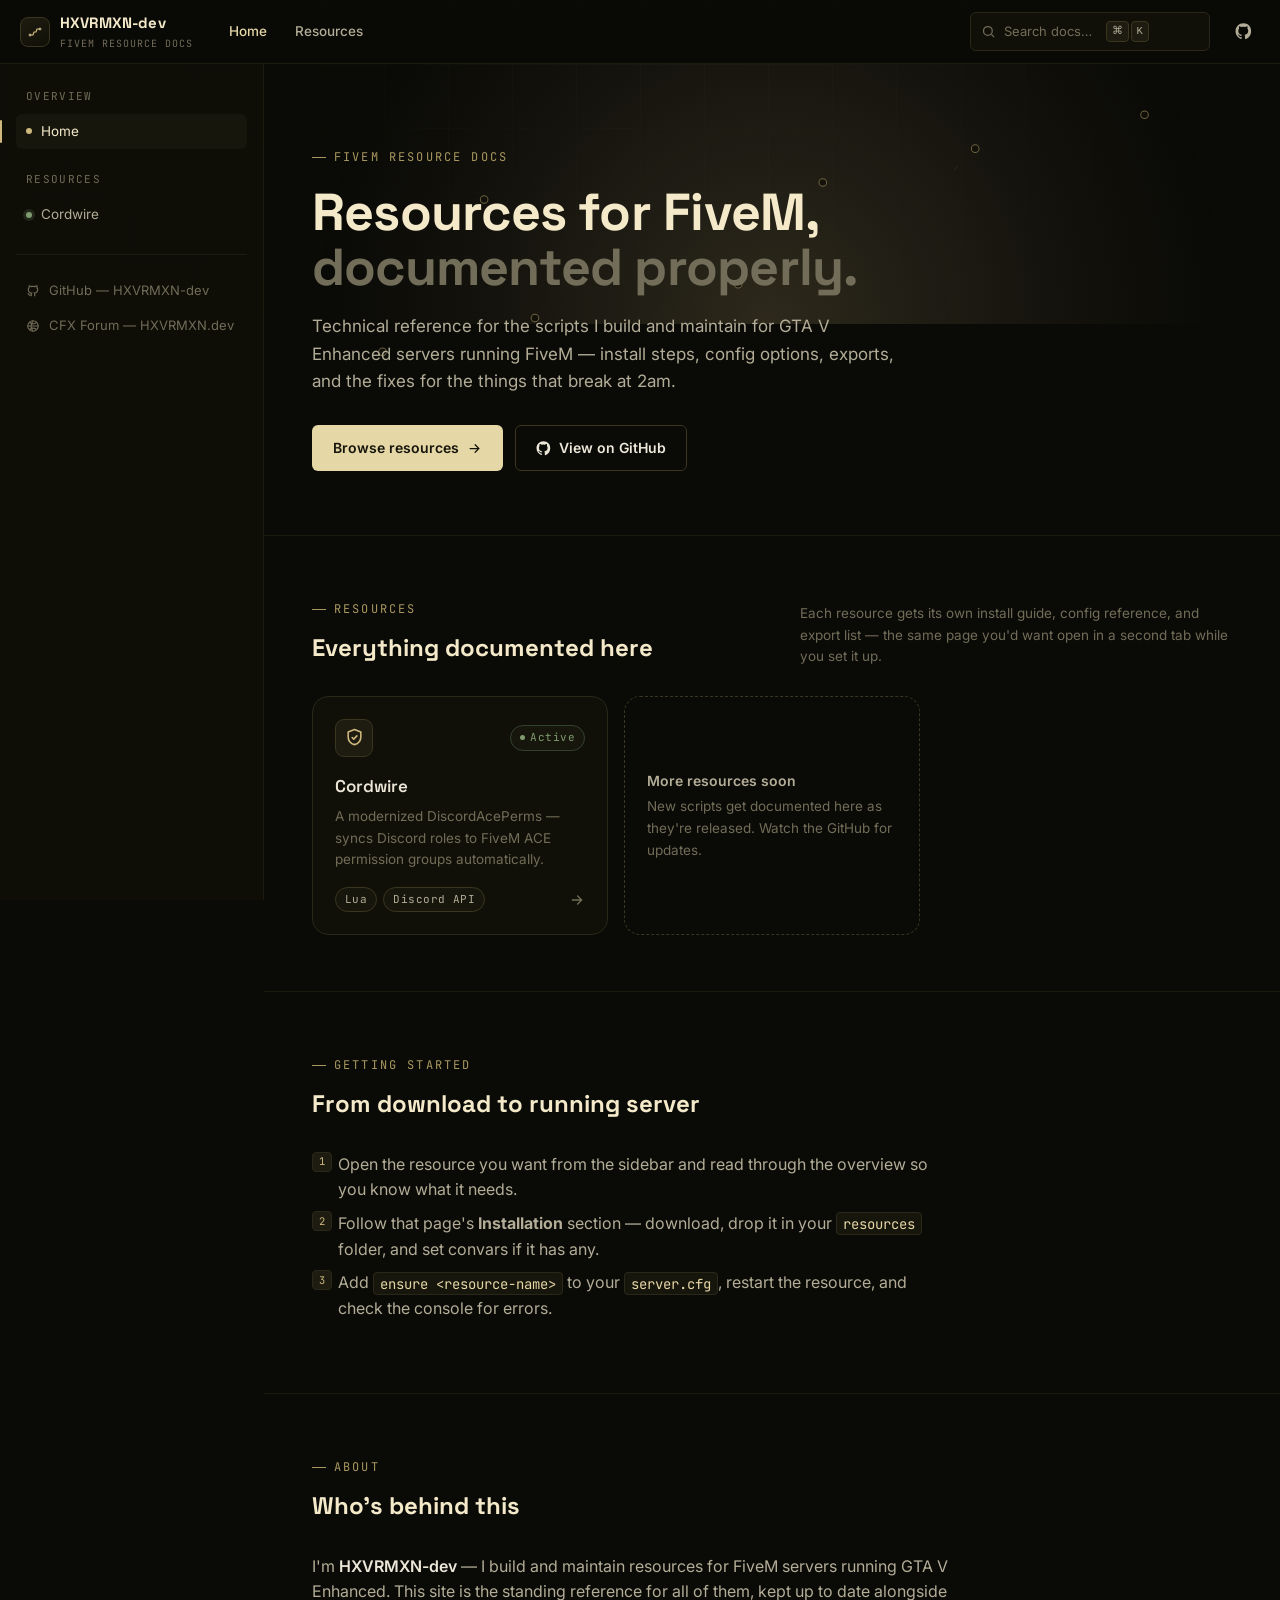
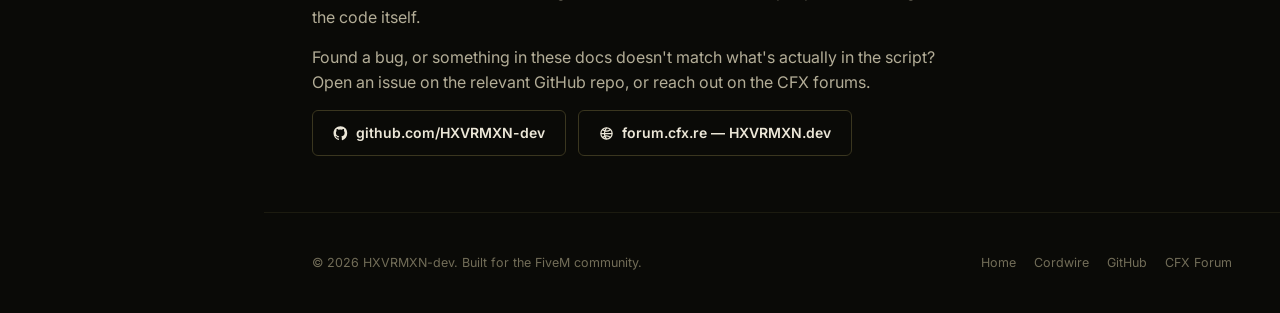
<file: index.html>
<!DOCTYPE html>
<html lang="en">
<head>
<meta charset="UTF-8">
<meta name="viewport" content="width=device-width, initial-scale=1.0">
<title>HXVRMXN-dev — FiveM Resource Docs</title>
<meta name="description" content="Documentation for FiveM resources built by HXVRMXN-dev, for GTA V Enhanced servers.">
<link rel="icon" type="image/svg+xml" href="assets/img/favicon.svg">
<link rel="preconnect" href="https://fonts.googleapis.com">
<link rel="preconnect" href="https://fonts.gstatic.com" crossorigin>
<link rel="stylesheet" href="assets/css/style.css">
</head>
<body data-page="home">

<header class="topbar">
  <button class="menu-btn" aria-label="Toggle navigation" aria-expanded="false">
    <svg viewBox="0 0 24 24" fill="none" stroke="currentColor" stroke-width="2" stroke-linecap="round"><line x1="4" y1="6" x2="20" y2="6"/><line x1="4" y1="12" x2="20" y2="12"/><line x1="4" y1="18" x2="20" y2="18"/></svg>
  </button>

  <a href="index.html" class="brand">
    <span class="brand-mark">
      <svg viewBox="0 0 32 32" fill="none"><path d="M6 22 L12 22 L14 16 L18 16 L20 10 L26 10" stroke="#cfb87e" stroke-width="2.4" stroke-linecap="round" stroke-linejoin="round"/><circle cx="6" cy="22" r="2" fill="none" stroke="#e6d7a6" stroke-width="1.6"/><circle cx="26" cy="10" r="2" fill="none" stroke="#e6d7a6" stroke-width="1.6"/></svg>
    </span>
    <span>HXVRMXN-dev<small>FiveM Resource Docs</small></span>
  </a>

  <nav class="topnav">
    <a href="index.html" class="active">Home</a>
    <a href="resources/cordwire.html">Resources</a>
  </nav>

  <button class="topbar-search" data-search-trigger type="button">
    <svg viewBox="0 0 24 24" fill="none" stroke="currentColor" stroke-width="2"><circle cx="11" cy="11" r="7"/><path d="M21 21l-4.3-4.3"/></svg>
    <span>Search docs…</span>
    <span class="kbd-hint"><kbd>&#8984;</kbd><kbd>K</kbd></span>
  </button>

  <div class="topbar-icons">
    <a class="icon-btn" href="https://github.com/HXVRMXN-dev" target="_blank" rel="noopener" aria-label="GitHub">
      <svg viewBox="0 0 24 24" fill="currentColor"><path d="M12 .5C5.7.5.8 5.4.8 11.7c0 5 3.3 9.3 7.8 10.8.6.1.8-.3.8-.6v-2.1c-3.2.7-3.9-1.4-3.9-1.4-.5-1.3-1.2-1.7-1.2-1.7-1-.7.1-.7.1-.7 1.1.1 1.7 1.1 1.7 1.1 1 1.7 2.6 1.2 3.2 1 .1-.7.4-1.2.7-1.5-2.6-.3-5.3-1.3-5.3-5.7 0-1.3.4-2.3 1.1-3.1-.1-.3-.5-1.5.1-3.1 0 0 .9-.3 3 1.1a10.5 10.5 0 015.5 0c2.1-1.4 3-1.1 3-1.1.6 1.6.2 2.8.1 3.1.7.8 1.1 1.8 1.1 3.1 0 4.4-2.7 5.4-5.3 5.7.4.4.8 1.1.8 2.2v3.3c0 .3.2.7.8.6 4.5-1.5 7.8-5.8 7.8-10.8C23.2 5.4 18.3.5 12 .5z"/></svg>
    </a>
  </div>
</header>

<div class="backdrop"></div>

<div class="shell">

  <aside class="sidebar">
    <div class="side-group">
      <div class="side-title">Overview</div>
      <a class="side-link active" href="index.html"><span class="side-dot"></span>Home</a>
    </div>
    <div class="side-group">
      <div class="side-title">Resources</div>
      <a class="side-link" href="resources/cordwire.html"><span class="side-dot status-live"></span>Cordwire</a>
    </div>
    <div class="side-external">
      <a href="https://github.com/HXVRMXN-dev" target="_blank" rel="noopener">
        <svg viewBox="0 0 24 24" fill="none" stroke="currentColor" stroke-width="2"><path d="M9 19c-4.3 1.4-4.3-2.5-6-3m12 5v-3.5c0-1 .1-1.4-.5-2 2.8-.3 5.5-1.4 5.5-6a4.6 4.6 0 00-1.3-3.2 4.2 4.2 0 00-.1-3.2s-1.1-.3-3.5 1.3a12.3 12.3 0 00-6.2 0C6.6 2.8 5.5 3.1 5.5 3.1a4.2 4.2 0 00-.1 3.2A4.6 4.6 0 004 9.5c0 4.6 2.7 5.7 5.5 6-.6.6-.6 1.2-.5 2V21"/></svg>
        GitHub — HXVRMXN-dev
      </a>
      <a href="https://forum.cfx.re/u/HXVRMXN.dev" target="_blank" rel="noopener">
        <svg viewBox="0 0 24 24" fill="none" stroke="currentColor" stroke-width="2"><circle cx="12" cy="12" r="9"/><path d="M12 3a14 14 0 000 18M3 12h18M6 6a10 10 0 0012 0M6 18a10 10 0 0112 0"/></svg>
        CFX Forum — HXVRMXN.dev
      </a>
    </div>
  </aside>

  <main class="main">
    <div class="doc-col" style="max-width:100%;padding:0;">

      <section class="hero">
        <svg class="hero-wires" viewBox="0 0 1200 420" preserveAspectRatio="xMidYMid slice" aria-hidden="true">
          <path class="wire-path" d="M -20 340 L 140 340 L 180 300 L 320 300 L 360 260 L 560 260" />
          <path class="wire-path alt" d="M 1220 60 L 1040 60 L 1000 100 L 840 100 L 800 140 L 660 140" />
          <path class="wire-path" d="M -20 120 L 100 120 L 140 160 L 260 160" />
          <circle class="wire-node pulse" cx="140" cy="340" r="4.5" />
          <circle class="wire-node" cx="320" cy="300" r="4.5" />
          <circle class="wire-node pulse" cx="560" cy="260" r="4.5" />
          <circle class="wire-node pulse" cx="1040" cy="60" r="4.5" />
          <circle class="wire-node" cx="840" cy="100" r="4.5" />
          <circle class="wire-node pulse" cx="660" cy="140" r="4.5" />
          <circle class="wire-node" cx="260" cy="160" r="4.5" />
        </svg>
        <div class="hero-inner">
          <div class="eyebrow">FiveM Resource Docs</div>
          <h1>Resources for FiveM,<br><span>documented properly.</span></h1>
          <p class="lede">Technical reference for the scripts I build and maintain for GTA V Enhanced servers running FiveM — install steps, config options, exports, and the fixes for the things that break at 2am.</p>
          <div class="hero-actions">
            <a class="btn btn-primary" href="resources/cordwire.html">
              Browse resources
              <svg viewBox="0 0 24 24" fill="none" stroke="currentColor" stroke-width="2" stroke-linecap="round"><path d="M5 12h14M13 6l6 6-6 6"/></svg>
            </a>
            <a class="btn btn-ghost" href="https://github.com/HXVRMXN-dev" target="_blank" rel="noopener">
              <svg viewBox="0 0 24 24" fill="currentColor"><path d="M12 .5C5.7.5.8 5.4.8 11.7c0 5 3.3 9.3 7.8 10.8.6.1.8-.3.8-.6v-2.1c-3.2.7-3.9-1.4-3.9-1.4-.5-1.3-1.2-1.7-1.2-1.7-1-.7.1-.7.1-.7 1.1.1 1.7 1.1 1.7 1.1 1 1.7 2.6 1.2 3.2 1 .1-.7.4-1.2.7-1.5-2.6-.3-5.3-1.3-5.3-5.7 0-1.3.4-2.3 1.1-3.1-.1-.3-.5-1.5.1-3.1 0 0 .9-.3 3 1.1a10.5 10.5 0 015.5 0c2.1-1.4 3-1.1 3-1.1.6 1.6.2 2.8.1 3.1.7.8 1.1 1.8 1.1 3.1 0 4.4-2.7 5.4-5.3 5.7.4.4.8 1.1.8 2.2v3.3c0 .3.2.7.8.6 4.5-1.5 7.8-5.8 7.8-10.8C23.2 5.4 18.3.5 12 .5z"/></svg>
              View on GitHub
            </a>
          </div>
        </div>
      </section>

      <section class="section" id="resources">
        <div class="section-head">
          <div>
            <div class="eyebrow" style="margin-bottom:10px;">Resources</div>
            <h2>Everything documented here</h2>
          </div>
          <p>Each resource gets its own install guide, config reference, and export list — the same page you'd want open in a second tab while you set it up.</p>
        </div>
        <div class="card-grid">

          <a class="res-card" href="resources/cordwire.html">
            <div class="res-card-top">
              <span class="res-icon">
                <svg viewBox="0 0 24 24" fill="none" stroke="currentColor" stroke-width="2" stroke-linecap="round" stroke-linejoin="round"><path d="M12 2 4 5v6c0 5 3.4 8.9 8 10 4.6-1.1 8-5 8-10V5l-8-3z"/><path d="M9 12l2 2 4-4"/></svg>
              </span>
              <span class="badge live">Active</span>
            </div>
            <h3>Cordwire</h3>
            <p>A modernized DiscordAcePerms — syncs Discord roles to FiveM ACE permission groups automatically.</p>
            <div class="res-card-foot">
              <div class="res-tags">
                <span class="badge">Lua</span>
                <span class="badge">Discord API</span>
              </div>
              <span class="res-arrow">
                <svg viewBox="0 0 24 24" fill="none" stroke="currentColor" stroke-width="2" stroke-linecap="round"><path d="M5 12h14M13 6l6 6-6 6"/></svg>
              </span>
            </div>
          </a>

          <div class="placeholder-card">
            <strong>More resources soon</strong>
            New scripts get documented here as they're released. Watch the GitHub for updates.
          </div>

        </div>
      </section>

      <section class="section">
        <div class="section-head">
          <div>
            <div class="eyebrow" style="margin-bottom:10px;">Getting started</div>
            <h2>From download to running server</h2>
          </div>
        </div>
        <div class="prose" style="max-width:640px;">
          <ol class="list">
            <li>Open the resource you want from the sidebar and read through the overview so you know what it needs.</li>
            <li>Follow that page's <strong>Installation</strong> section — download, drop it in your <code>resources</code> folder, and set convars if it has any.</li>
            <li>Add <code>ensure &lt;resource-name&gt;</code> to your <code>server.cfg</code>, restart the resource, and check the console for errors.</li>
          </ol>
        </div>
      </section>

      <section class="section">
        <div class="section-head">
          <div>
            <div class="eyebrow" style="margin-bottom:10px;">About</div>
            <h2>Who's behind this</h2>
          </div>
        </div>
        <div class="prose" style="max-width:640px;">
          <p>I'm <strong>HXVRMXN-dev</strong> — I build and maintain resources for FiveM servers running GTA V Enhanced. This site is the standing reference for all of them, kept up to date alongside the code itself.</p>
          <p>Found a bug, or something in these docs doesn't match what's actually in the script? Open an issue on the relevant GitHub repo, or reach out on the CFX forums.</p>
          <div class="hero-actions">
            <a class="btn btn-ghost" href="https://github.com/HXVRMXN-dev" target="_blank" rel="noopener">
              <svg viewBox="0 0 24 24" fill="currentColor"><path d="M12 .5C5.7.5.8 5.4.8 11.7c0 5 3.3 9.3 7.8 10.8.6.1.8-.3.8-.6v-2.1c-3.2.7-3.9-1.4-3.9-1.4-.5-1.3-1.2-1.7-1.2-1.7-1-.7.1-.7.1-.7 1.1.1 1.7 1.1 1.7 1.1 1 1.7 2.6 1.2 3.2 1 .1-.7.4-1.2.7-1.5-2.6-.3-5.3-1.3-5.3-5.7 0-1.3.4-2.3 1.1-3.1-.1-.3-.5-1.5.1-3.1 0 0 .9-.3 3 1.1a10.5 10.5 0 015.5 0c2.1-1.4 3-1.1 3-1.1.6 1.6.2 2.8.1 3.1.7.8 1.1 1.8 1.1 3.1 0 4.4-2.7 5.4-5.3 5.7.4.4.8 1.1.8 2.2v3.3c0 .3.2.7.8.6 4.5-1.5 7.8-5.8 7.8-10.8C23.2 5.4 18.3.5 12 .5z"/></svg>
              github.com/HXVRMXN-dev
            </a>
            <a class="btn btn-ghost" href="https://forum.cfx.re/u/HXVRMXN.dev" target="_blank" rel="noopener">
              <svg viewBox="0 0 24 24" fill="none" stroke="currentColor" stroke-width="2"><circle cx="12" cy="12" r="9"/><path d="M12 3a14 14 0 000 18M3 12h18M6 6a10 10 0 0012 0M6 18a10 10 0 0112 0"/></svg>
              forum.cfx.re — HXVRMXN.dev
            </a>
          </div>
        </div>
      </section>

      <footer class="site-footer">
        <span>&copy; <span data-year>2026</span> HXVRMXN-dev. Built for the FiveM community.</span>
        <div class="foot-links">
          <a href="index.html">Home</a>
          <a href="resources/cordwire.html">Cordwire</a>
          <a href="https://github.com/HXVRMXN-dev" target="_blank" rel="noopener">GitHub</a>
          <a href="https://forum.cfx.re/u/HXVRMXN.dev" target="_blank" rel="noopener">CFX Forum</a>
        </div>
      </footer>

    </div>
  </main>
</div>

<div class="search-modal">
  <div class="search-panel">
    <div class="search-input-row">
      <svg viewBox="0 0 24 24" fill="none" stroke="currentColor" stroke-width="2"><circle cx="11" cy="11" r="7"/><path d="M21 21l-4.3-4.3"/></svg>
      <input type="text" placeholder="Search docs…" autocomplete="off" spellcheck="false">
      <span class="search-esc">ESC</span>
    </div>
    <div class="search-results"></div>
  </div>
</div>

<script src="assets/js/main.js"></script>
</body>
</html>
</file>
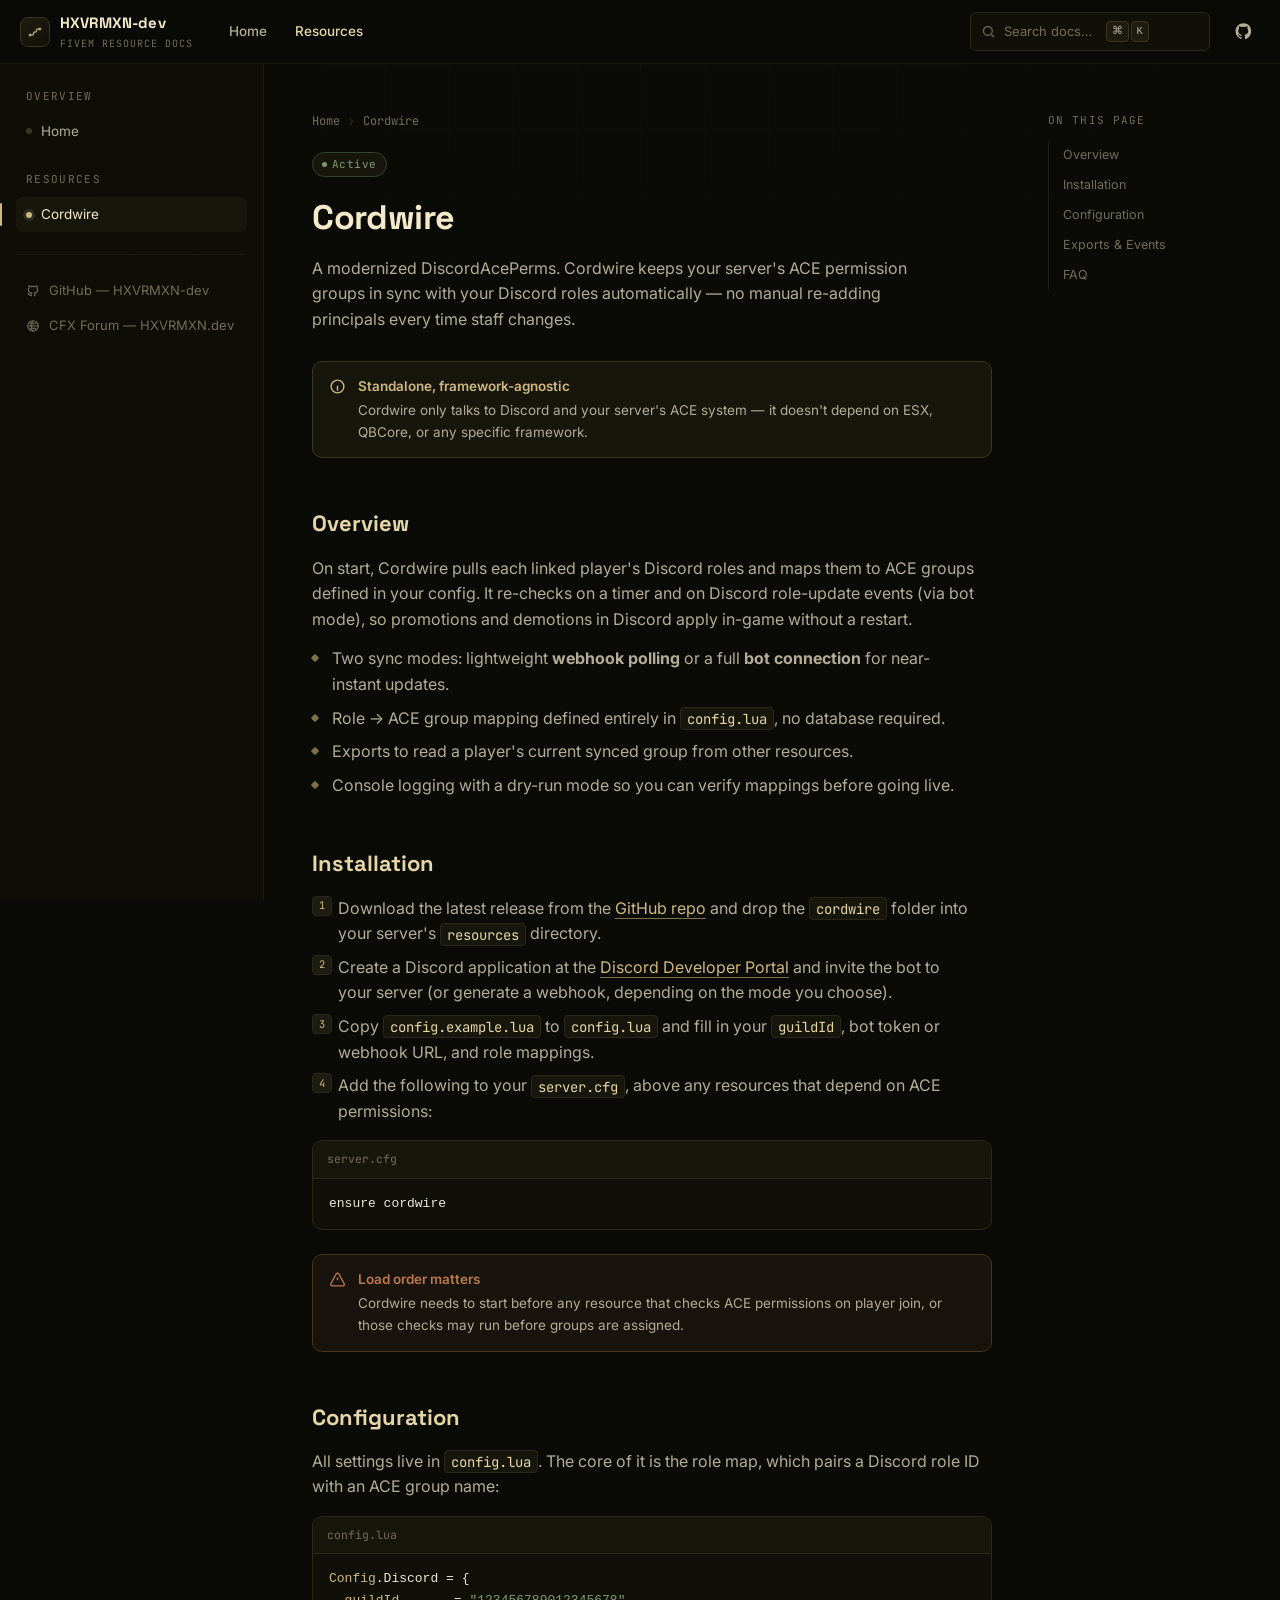
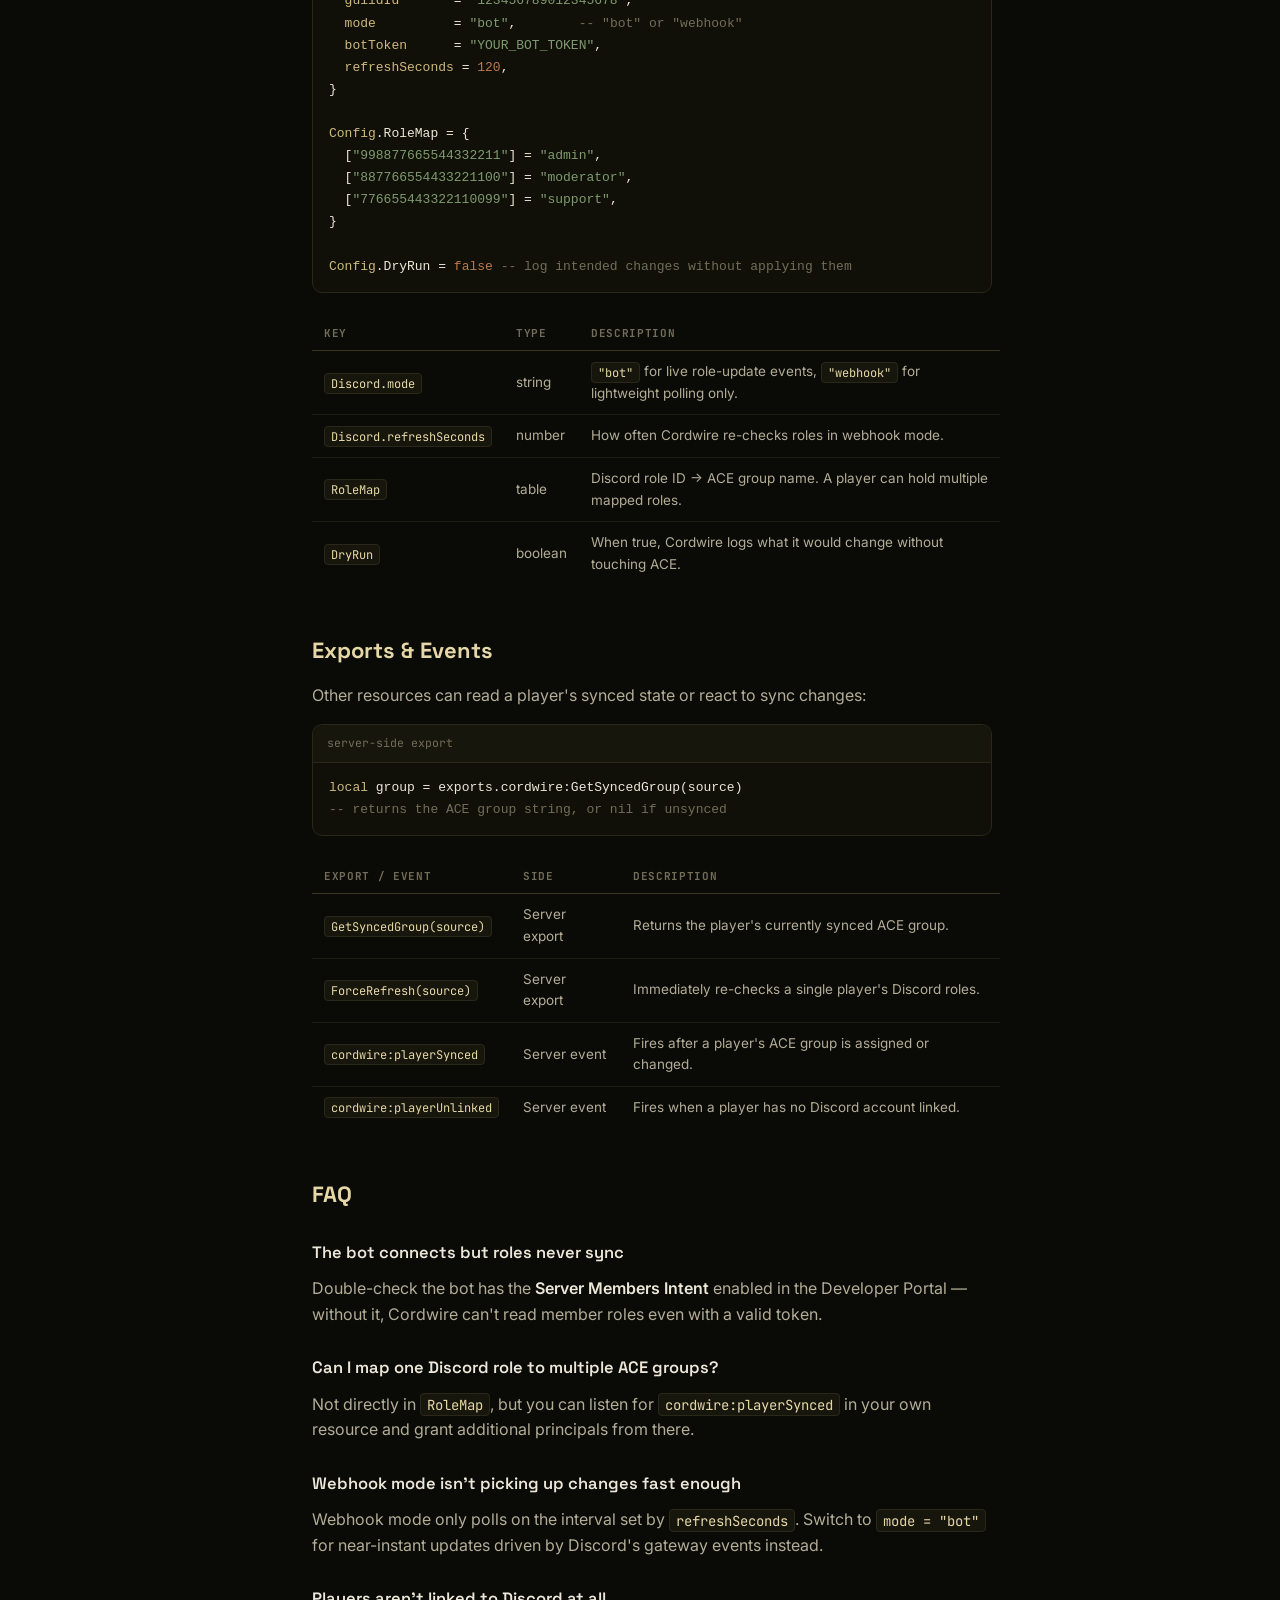
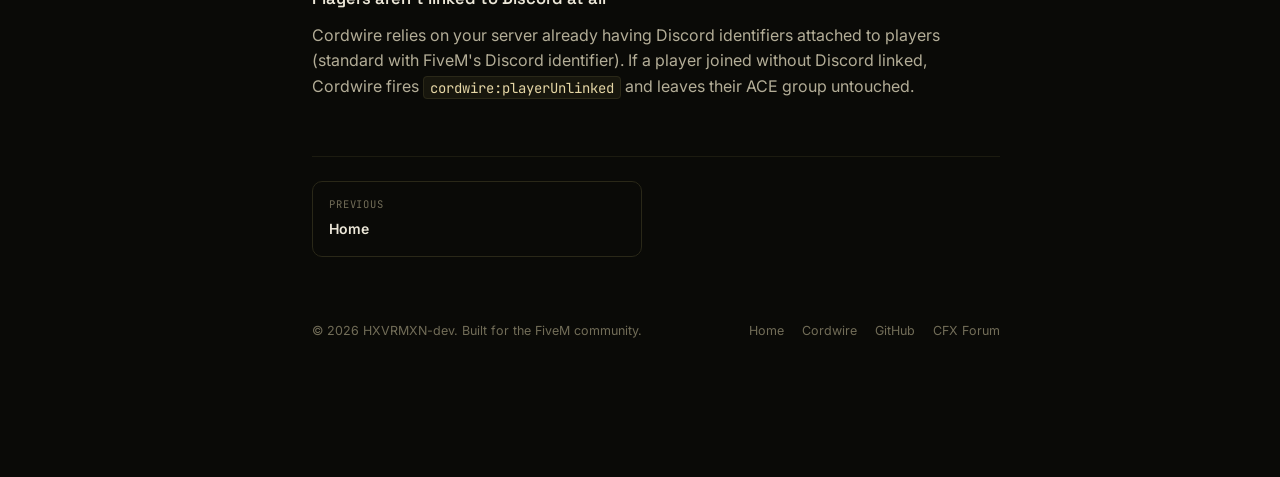
<file: resources/cordwire.html>
<!DOCTYPE html>
<html lang="en">
<head>
<meta charset="UTF-8">
<meta name="viewport" content="width=device-width, initial-scale=1.0">
<title>Cordwire — HXVRMXN-dev</title>
<meta name="description" content="Cordwire — a modernized DiscordAcePerms for FiveM. Install, configuration, exports & events, and FAQ.">
<link rel="icon" type="image/svg+xml" href="../assets/img/favicon.svg">
<link rel="preconnect" href="https://fonts.googleapis.com">
<link rel="preconnect" href="https://fonts.gstatic.com" crossorigin>
<link rel="stylesheet" href="../assets/css/style.css">
</head>
<body data-page="cordwire">

<header class="topbar">
  <button class="menu-btn" aria-label="Toggle navigation" aria-expanded="false">
    <svg viewBox="0 0 24 24" fill="none" stroke="currentColor" stroke-width="2" stroke-linecap="round"><line x1="4" y1="6" x2="20" y2="6"/><line x1="4" y1="12" x2="20" y2="12"/><line x1="4" y1="18" x2="20" y2="18"/></svg>
  </button>

  <a href="../index.html" class="brand">
    <span class="brand-mark">
      <svg viewBox="0 0 32 32" fill="none"><path d="M6 22 L12 22 L14 16 L18 16 L20 10 L26 10" stroke="#cfb87e" stroke-width="2.4" stroke-linecap="round" stroke-linejoin="round"/><circle cx="6" cy="22" r="2" fill="none" stroke="#e6d7a6" stroke-width="1.6"/><circle cx="26" cy="10" r="2" fill="none" stroke="#e6d7a6" stroke-width="1.6"/></svg>
    </span>
    <span>HXVRMXN-dev<small>FiveM Resource Docs</small></span>
  </a>

  <nav class="topnav">
    <a href="../index.html">Home</a>
    <a href="cordwire.html" class="active">Resources</a>
  </nav>

  <button class="topbar-search" data-search-trigger type="button">
    <svg viewBox="0 0 24 24" fill="none" stroke="currentColor" stroke-width="2"><circle cx="11" cy="11" r="7"/><path d="M21 21l-4.3-4.3"/></svg>
    <span>Search docs…</span>
    <span class="kbd-hint"><kbd>&#8984;</kbd><kbd>K</kbd></span>
  </button>

  <div class="topbar-icons">
    <a class="icon-btn" href="https://github.com/HXVRMXN-dev" target="_blank" rel="noopener" aria-label="GitHub">
      <svg viewBox="0 0 24 24" fill="currentColor"><path d="M12 .5C5.7.5.8 5.4.8 11.7c0 5 3.3 9.3 7.8 10.8.6.1.8-.3.8-.6v-2.1c-3.2.7-3.9-1.4-3.9-1.4-.5-1.3-1.2-1.7-1.2-1.7-1-.7.1-.7.1-.7 1.1.1 1.7 1.1 1.7 1.1 1 1.7 2.6 1.2 3.2 1 .1-.7.4-1.2.7-1.5-2.6-.3-5.3-1.3-5.3-5.7 0-1.3.4-2.3 1.1-3.1-.1-.3-.5-1.5.1-3.1 0 0 .9-.3 3 1.1a10.5 10.5 0 015.5 0c2.1-1.4 3-1.1 3-1.1.6 1.6.2 2.8.1 3.1.7.8 1.1 1.8 1.1 3.1 0 4.4-2.7 5.4-5.3 5.7.4.4.8 1.1.8 2.2v3.3c0 .3.2.7.8.6 4.5-1.5 7.8-5.8 7.8-10.8C23.2 5.4 18.3.5 12 .5z"/></svg>
    </a>
  </div>
</header>

<div class="backdrop"></div>

<div class="shell">

  <aside class="sidebar">
    <div class="side-group">
      <div class="side-title">Overview</div>
      <a class="side-link" href="../index.html"><span class="side-dot"></span>Home</a>
    </div>
    <div class="side-group">
      <div class="side-title">Resources</div>
      <a class="side-link active" href="cordwire.html"><span class="side-dot status-live"></span>Cordwire</a>
    </div>
    <div class="side-external">
      <a href="https://github.com/HXVRMXN-dev" target="_blank" rel="noopener">
        <svg viewBox="0 0 24 24" fill="none" stroke="currentColor" stroke-width="2"><path d="M9 19c-4.3 1.4-4.3-2.5-6-3m12 5v-3.5c0-1 .1-1.4-.5-2 2.8-.3 5.5-1.4 5.5-6a4.6 4.6 0 00-1.3-3.2 4.2 4.2 0 00-.1-3.2s-1.1-.3-3.5 1.3a12.3 12.3 0 00-6.2 0C6.6 2.8 5.5 3.1 5.5 3.1a4.2 4.2 0 00-.1 3.2A4.6 4.6 0 004 9.5c0 4.6 2.7 5.7 5.5 6-.6.6-.6 1.2-.5 2V21"/></svg>
        GitHub — HXVRMXN-dev
      </a>
      <a href="https://forum.cfx.re/u/HXVRMXN.dev" target="_blank" rel="noopener">
        <svg viewBox="0 0 24 24" fill="none" stroke="currentColor" stroke-width="2"><circle cx="12" cy="12" r="9"/><path d="M12 3a14 14 0 000 18M3 12h18M6 6a10 10 0 0012 0M6 18a10 10 0 0112 0"/></svg>
        CFX Forum — HXVRMXN.dev
      </a>
    </div>
  </aside>

  <main class="main">
    <div class="doc-col">

      <div class="breadcrumb">
        <a href="../index.html">Home</a>
        <svg viewBox="0 0 24 24" fill="none" stroke="currentColor" stroke-width="2" stroke-linecap="round"><path d="M9 6l6 6-6 6"/></svg>
        <span>Cordwire</span>
      </div>

      <div class="prose">
        <span class="badge live" style="margin-bottom:14px;">Active</span>
        <h1>Cordwire</h1>
        <p class="lede">A modernized DiscordAcePerms. Cordwire keeps your server's ACE permission groups in sync with your Discord roles automatically — no manual re-adding principals every time staff changes.</p>

        <div class="callout info">
          <svg viewBox="0 0 24 24" fill="none" stroke="currentColor" stroke-width="2"><circle cx="12" cy="12" r="9"/><path d="M12 8h.01M11 12h1v5h1"/></svg>
          <div>
            <div class="callout-title">Standalone, framework-agnostic</div>
            <p>Cordwire only talks to Discord and your server's ACE system — it doesn't depend on ESX, QBCore, or any specific framework.</p>
          </div>
        </div>

        <h2 id="overview">Overview</h2>
        <p>On start, Cordwire pulls each linked player's Discord roles and maps them to ACE groups defined in your config. It re-checks on a timer and on Discord role-update events (via bot mode), so promotions and demotions in Discord apply in-game without a restart.</p>
        <ul class="list">
          <li>Two sync modes: lightweight <strong>webhook polling</strong> or a full <strong>bot connection</strong> for near-instant updates.</li>
          <li>Role → ACE group mapping defined entirely in <code>config.lua</code>, no database required.</li>
          <li>Exports to read a player's current synced group from other resources.</li>
          <li>Console logging with a dry-run mode so you can verify mappings before going live.</li>
        </ul>

        <h2 id="installation">Installation</h2>
        <ol class="list">
          <li>Download the latest release from the <a href="https://github.com/HXVRMXN-dev" target="_blank" rel="noopener">GitHub repo</a> and drop the <code>cordwire</code> folder into your server's <code>resources</code> directory.</li>
          <li>Create a Discord application at the <a href="https://discord.com/developers/applications" target="_blank" rel="noopener">Discord Developer Portal</a> and invite the bot to your server (or generate a webhook, depending on the mode you choose).</li>
          <li>Copy <code>config.example.lua</code> to <code>config.lua</code> and fill in your <code>guildId</code>, bot token or webhook URL, and role mappings.</li>
          <li>Add the following to your <code>server.cfg</code>, above any resources that depend on ACE permissions:</li>
        </ol>

        <div class="code-block">
          <div class="code-head"><span>server.cfg</span></div>
          <pre>ensure cordwire</pre>
        </div>

        <div class="callout warn">
          <svg viewBox="0 0 24 24" fill="none" stroke="currentColor" stroke-width="2"><path d="M12 9v4M12 17h.01M10.3 3.9L2.6 18a2 2 0 001.7 3h15.4a2 2 0 001.7-3L13.7 3.9a2 2 0 00-3.4 0z"/></svg>
          <div>
            <div class="callout-title">Load order matters</div>
            <p>Cordwire needs to start before any resource that checks ACE permissions on player join, or those checks may run before groups are assigned.</p>
          </div>
        </div>

        <h2 id="configuration">Configuration</h2>
        <p>All settings live in <code>config.lua</code>. The core of it is the role map, which pairs a Discord role ID with an ACE group name:</p>

        <div class="code-block">
          <div class="code-head"><span>config.lua</span></div>
          <pre><span class="c-key">Config</span>.Discord = {
  <span class="c-key">guildId</span>       = <span class="c-str">"123456789012345678"</span>,
  <span class="c-key">mode</span>          = <span class="c-str">"bot"</span>,        <span class="c-com">-- "bot" or "webhook"</span>
  <span class="c-key">botToken</span>      = <span class="c-str">"YOUR_BOT_TOKEN"</span>,
  <span class="c-key">refreshSeconds</span> = <span class="c-num">120</span>,
}

<span class="c-key">Config</span>.RoleMap = {
  [<span class="c-str">"998877665544332211"</span>] = <span class="c-str">"admin"</span>,
  [<span class="c-str">"887766554433221100"</span>] = <span class="c-str">"moderator"</span>,
  [<span class="c-str">"776655443322110099"</span>] = <span class="c-str">"support"</span>,
}

<span class="c-key">Config</span>.DryRun = <span class="c-num">false</span> <span class="c-com">-- log intended changes without applying them</span></pre>
        </div>

        <table>
          <thead><tr><th>Key</th><th>Type</th><th>Description</th></tr></thead>
          <tbody>
            <tr><td><code>Discord.mode</code></td><td>string</td><td><code>"bot"</code> for live role-update events, <code>"webhook"</code> for lightweight polling only.</td></tr>
            <tr><td><code>Discord.refreshSeconds</code></td><td>number</td><td>How often Cordwire re-checks roles in webhook mode.</td></tr>
            <tr><td><code>RoleMap</code></td><td>table</td><td>Discord role ID → ACE group name. A player can hold multiple mapped roles.</td></tr>
            <tr><td><code>DryRun</code></td><td>boolean</td><td>When true, Cordwire logs what it would change without touching ACE.</td></tr>
          </tbody>
        </table>

        <h2 id="exports-and-events">Exports &amp; Events</h2>
        <p>Other resources can read a player's synced state or react to sync changes:</p>

        <div class="code-block">
          <div class="code-head"><span>server-side export</span></div>
          <pre><span class="c-key">local</span> group = exports.cordwire:GetSyncedGroup(source)
<span class="c-com">-- returns the ACE group string, or nil if unsynced</span></pre>
        </div>

        <table>
          <thead><tr><th>Export / Event</th><th>Side</th><th>Description</th></tr></thead>
          <tbody>
            <tr><td><code>GetSyncedGroup(source)</code></td><td>Server export</td><td>Returns the player's currently synced ACE group.</td></tr>
            <tr><td><code>ForceRefresh(source)</code></td><td>Server export</td><td>Immediately re-checks a single player's Discord roles.</td></tr>
            <tr><td><code>cordwire:playerSynced</code></td><td>Server event</td><td>Fires after a player's ACE group is assigned or changed.</td></tr>
            <tr><td><code>cordwire:playerUnlinked</code></td><td>Server event</td><td>Fires when a player has no Discord account linked.</td></tr>
          </tbody>
        </table>

        <h2 id="faq">FAQ</h2>

        <h3>The bot connects but roles never sync</h3>
        <p>Double-check the bot has the <strong>Server Members Intent</strong> enabled in the Developer Portal — without it, Cordwire can't read member roles even with a valid token.</p>

        <h3>Can I map one Discord role to multiple ACE groups?</h3>
        <p>Not directly in <code>RoleMap</code>, but you can listen for <code>cordwire:playerSynced</code> in your own resource and grant additional principals from there.</p>

        <h3>Webhook mode isn't picking up changes fast enough</h3>
        <p>Webhook mode only polls on the interval set by <code>refreshSeconds</code>. Switch to <code>mode = "bot"</code> for near-instant updates driven by Discord's gateway events instead.</p>

        <h3>Players aren't linked to Discord at all</h3>
        <p>Cordwire relies on your server already having Discord identifiers attached to players (standard with FiveM's Discord identifier). If a player joined without Discord linked, Cordwire fires <code>cordwire:playerUnlinked</code> and leaves their ACE group untouched.</p>

      </div>

      <nav class="page-nav">
        <a href="../index.html" class="prev">
          <span class="dir">Previous</span>
          <span class="label">Home</span>
        </a>
      </nav>

      <footer class="site-footer" style="padding-left:0;padding-right:0;margin-top:24px;">
        <span>&copy; <span data-year>2026</span> HXVRMXN-dev. Built for the FiveM community.</span>
        <div class="foot-links">
          <a href="../index.html">Home</a>
          <a href="cordwire.html">Cordwire</a>
          <a href="https://github.com/HXVRMXN-dev" target="_blank" rel="noopener">GitHub</a>
          <a href="https://forum.cfx.re/u/HXVRMXN.dev" target="_blank" rel="noopener">CFX Forum</a>
        </div>
      </footer>

    </div>

    <aside class="toc">
      <div class="toc-inner">
        <div class="toc-title">On this page</div>
        <ul class="toc-list">
          <li><a href="#overview">Overview</a></li>
          <li><a href="#installation">Installation</a></li>
          <li><a href="#configuration">Configuration</a></li>
          <li><a href="#exports-and-events">Exports &amp; Events</a></li>
          <li><a href="#faq">FAQ</a></li>
        </ul>
      </div>
    </aside>
  </main>
</div>

<div class="search-modal">
  <div class="search-panel">
    <div class="search-input-row">
      <svg viewBox="0 0 24 24" fill="none" stroke="currentColor" stroke-width="2"><circle cx="11" cy="11" r="7"/><path d="M21 21l-4.3-4.3"/></svg>
      <input type="text" placeholder="Search docs…" autocomplete="off" spellcheck="false">
      <span class="search-esc">ESC</span>
    </div>
    <div class="search-results"></div>
  </div>
</div>

<script src="../assets/js/main.js"></script>
</body>
</html>
</file>
<file: assets/css/style.css>
/* =========================================================
   HXVRMXN-dev — FiveM Resource Documentation
   Design system: dark olive/gold, schematic-wire motif
   ========================================================= */

@import url('https://fonts.googleapis.com/css2?family=Space+Grotesk:wght@500;600;700&family=Inter:wght@400;500;600;700&family=JetBrains+Mono:wght@400;500&display=swap');

:root {
  /* -- surfaces -- */
  --bg-0: #0a0a07;
  --bg-1: #111008;
  --bg-2: #17160d;
  --bg-3: #1e1c10;
  --bg-hover: #232014;

  /* -- borders -- */
  --border: #2a2818;
  --border-soft: #1c1b10;
  --border-strong: #3a361f;

  /* -- gold family (from the poster art) -- */
  --gold-100: #f4e9c9;
  --gold-200: #e6d7a6;
  --gold-300: #cfb87e;
  --gold-400: #a8985f;
  --gold-500: #7d7148;

  /* -- ink (text) -- */
  --ink-100: #ece7d8;
  --ink-300: #b3ad97;
  --ink-500: #726d58;

  /* -- accents, used sparingly -- */
  --wire-green: #7f9a6f;
  --wire-rust: #b97a4d;
  --wire-red: #c15b4d;

  /* -- type -- */
  --font-display: 'Space Grotesk', 'Inter', sans-serif;
  --font-body: 'Inter', sans-serif;
  --font-mono: 'JetBrains Mono', 'SFMono-Regular', Menlo, monospace;

  /* -- layout -- */
  --header-h: 64px;
  --sidebar-w: 264px;
  --toc-w: 232px;
  --content-max: 760px;
  --radius-sm: 6px;
  --radius-md: 10px;
  --radius-lg: 16px;

  --ease: cubic-bezier(.2,.7,.2,1);
}

/* ---------- reset ---------- */
* { box-sizing: border-box; }
html { scroll-behavior: smooth; }
body, h1, h2, h3, h4, p, ul, ol, figure { margin: 0; }
ul, ol { padding: 0; list-style: none; }
img, svg { display: block; max-width: 100%; }
a { color: inherit; text-decoration: none; }
button { font: inherit; color: inherit; background: none; border: none; cursor: pointer; }
input { font: inherit; color: inherit; }

body {
  background: var(--bg-0);
  color: var(--ink-100);
  font-family: var(--font-body);
  font-size: 16px;
  line-height: 1.6;
  -webkit-font-smoothing: antialiased;
  min-height: 100vh;
  position: relative;
}

/* faint schematic grid wash across the whole page */
body::before {
  content: "";
  position: fixed;
  inset: 0;
  pointer-events: none;
  z-index: 0;
  background-image:
    linear-gradient(var(--border-soft) 1px, transparent 1px),
    linear-gradient(90deg, var(--border-soft) 1px, transparent 1px);
  background-size: 64px 64px;
  opacity: .35;
  mask-image: radial-gradient(ellipse 80% 60% at 50% 0%, #000 0%, transparent 70%);
}

:focus-visible {
  outline: 2px solid var(--gold-300);
  outline-offset: 2px;
  border-radius: 4px;
}

::selection { background: var(--gold-400); color: var(--bg-0); }

/* scrollbar */
::-webkit-scrollbar { width: 10px; height: 10px; }
::-webkit-scrollbar-track { background: var(--bg-0); }
::-webkit-scrollbar-thumb { background: var(--border-strong); border-radius: 10px; border: 2px solid var(--bg-0); }
::-webkit-scrollbar-thumb:hover { background: var(--gold-500); }

/* ---------- eyebrow / labels ---------- */
.eyebrow {
  display: inline-flex;
  align-items: center;
  gap: 8px;
  font-family: var(--font-mono);
  font-size: 12px;
  letter-spacing: .18em;
  text-transform: uppercase;
  color: var(--gold-400);
}
.eyebrow::before {
  content: "";
  width: 14px;
  height: 1px;
  background: var(--gold-400);
}

/* ---------- topbar ---------- */
.topbar {
  position: fixed;
  top: 0; left: 0; right: 0;
  height: var(--header-h);
  z-index: 40;
  display: flex;
  align-items: center;
  gap: 16px;
  padding: 0 20px;
  background: rgba(10,10,7,.82);
  backdrop-filter: blur(10px);
  border-bottom: 1px solid var(--border-soft);
}

.brand {
  display: flex;
  align-items: center;
  gap: 10px;
  font-family: var(--font-display);
  font-weight: 700;
  font-size: 15px;
  letter-spacing: .01em;
  color: var(--gold-100);
  white-space: nowrap;
}
.brand-mark {
  width: 30px; height: 30px;
  border-radius: 8px;
  background: linear-gradient(155deg, var(--bg-3), var(--bg-1));
  border: 1px solid var(--border-strong);
  display: flex; align-items: center; justify-content: center;
  flex: none;
}
.brand-mark svg { width: 16px; height: 16px; }
.brand small {
  display: block;
  font-family: var(--font-mono);
  font-weight: 400;
  font-size: 10px;
  letter-spacing: .1em;
  color: var(--ink-500);
  text-transform: uppercase;
  margin-top: 1px;
}

.menu-btn {
  display: none;
  width: 36px; height: 36px;
  align-items: center; justify-content: center;
  border-radius: var(--radius-sm);
  color: var(--ink-300);
}
.menu-btn:hover { background: var(--bg-2); color: var(--gold-200); }

.topnav {
  display: flex;
  align-items: center;
  gap: 4px;
  margin-left: 8px;
}
.topnav a {
  padding: 8px 12px;
  border-radius: var(--radius-sm);
  font-size: 13.5px;
  font-weight: 500;
  color: var(--ink-300);
  transition: color .15s var(--ease), background .15s var(--ease);
}
.topnav a:hover { color: var(--gold-200); background: var(--bg-2); }
.topnav a.active { color: var(--gold-200); }

.topbar-search {
  margin-left: auto;
  display: flex;
  align-items: center;
  gap: 8px;
  width: 240px;
  padding: 8px 10px;
  background: var(--bg-1);
  border: 1px solid var(--border);
  border-radius: var(--radius-sm);
  color: var(--ink-500);
  font-size: 13px;
  transition: border-color .15s var(--ease), background .15s var(--ease);
}
.topbar-search:hover { border-color: var(--border-strong); background: var(--bg-2); }
.topbar-search svg { width: 15px; height: 15px; flex: none; color: var(--ink-500); }
.topbar-search span { flex: 1; text-align: left; }
.kbd-hint {
  display: flex; gap: 2px;
  font-family: var(--font-mono);
  font-size: 10.5px;
}
.kbd-hint kbd {
  padding: 1px 5px;
  background: var(--bg-3);
  border: 1px solid var(--border-strong);
  border-radius: 4px;
  color: var(--ink-300);
}

.topbar-icons { display: flex; align-items: center; gap: 4px; }
.icon-btn {
  width: 34px; height: 34px;
  display: flex; align-items: center; justify-content: center;
  border-radius: var(--radius-sm);
  color: var(--ink-300);
  transition: color .15s var(--ease), background .15s var(--ease);
}
.icon-btn:hover { color: var(--gold-200); background: var(--bg-2); }
.icon-btn svg { width: 17px; height: 17px; }

/* ---------- layout shell ---------- */
.shell {
  display: flex;
  padding-top: var(--header-h);
  min-height: 100vh;
  position: relative;
  z-index: 1;
}

.sidebar {
  width: var(--sidebar-w);
  flex: none;
  position: fixed;
  top: var(--header-h);
  left: 0;
  bottom: 0;
  overflow-y: auto;
  padding: 24px 16px 40px;
  border-right: 1px solid var(--border-soft);
  background: rgba(17,16,8,.6);
}

.side-group { margin-bottom: 22px; }
.side-title {
  font-family: var(--font-mono);
  font-size: 11px;
  letter-spacing: .12em;
  text-transform: uppercase;
  color: var(--ink-500);
  padding: 0 10px 8px;
}
.side-link {
  display: flex;
  align-items: center;
  gap: 9px;
  padding: 7px 10px;
  border-radius: var(--radius-sm);
  font-size: 13.5px;
  color: var(--ink-300);
  transition: color .15s var(--ease), background .15s var(--ease);
  position: relative;
}
.side-link:hover { color: var(--gold-200); background: var(--bg-2); }
.side-link.active { color: var(--gold-100); background: var(--bg-2); }
.side-link.active::before {
  content: "";
  position: absolute;
  left: -16px; top: 6px; bottom: 6px;
  width: 2px;
  background: var(--gold-300);
  border-radius: 2px;
}
.side-dot {
  width: 6px; height: 6px; border-radius: 50%;
  background: var(--border-strong);
  flex: none;
}
.side-link.active .side-dot { background: var(--gold-300); }
.side-link .status-live { background: var(--wire-green); box-shadow: 0 0 0 3px rgba(127,154,111,.18); }

.side-external {
  margin-top: 6px;
  padding-top: 18px;
  border-top: 1px solid var(--border-soft);
}
.side-external a {
  display: flex; align-items: center; gap: 9px;
  padding: 7px 10px;
  font-size: 13px;
  color: var(--ink-500);
  border-radius: var(--radius-sm);
  transition: color .15s var(--ease), background .15s var(--ease);
}
.side-external a:hover { color: var(--gold-200); background: var(--bg-2); }
.side-external svg { width: 14px; height: 14px; }

.backdrop {
  display: none;
  position: fixed; inset: 0;
  background: rgba(0,0,0,.55);
  z-index: 39;
}

/* ---------- main / content ---------- */
.main {
  flex: 1;
  min-width: 0;
  margin-left: var(--sidebar-w);
  display: flex;
}

.doc-col {
  flex: 1;
  min-width: 0;
  padding: 48px 48px 96px;
  max-width: calc(var(--content-max) + 96px);
}

.toc {
  width: var(--toc-w);
  flex: none;
  padding: 48px 24px 0 0;
}
.toc-inner { position: sticky; top: calc(var(--header-h) + 32px); }
.toc-title {
  font-family: var(--font-mono);
  font-size: 11px;
  letter-spacing: .1em;
  text-transform: uppercase;
  color: var(--ink-500);
  margin-bottom: 10px;
}
.toc-list { border-left: 1px solid var(--border-soft); }
.toc-list a {
  display: block;
  padding: 5px 0 5px 14px;
  margin-left: -1px;
  border-left: 1px solid transparent;
  font-size: 12.5px;
  color: var(--ink-500);
  transition: color .15s var(--ease), border-color .15s var(--ease);
}
.toc-list a:hover { color: var(--ink-300); }
.toc-list a.active { color: var(--gold-200); border-left-color: var(--gold-300); }
.toc-list .toc-sub { padding-left: 26px; font-size: 12px; }

/* breadcrumb */
.breadcrumb {
  display: flex; align-items: center; gap: 6px;
  font-family: var(--font-mono);
  font-size: 12px;
  color: var(--ink-500);
  margin-bottom: 18px;
}
.breadcrumb a { color: var(--ink-500); transition: color .15s var(--ease); }
.breadcrumb a:hover { color: var(--gold-200); }
.breadcrumb svg { width: 11px; height: 11px; opacity: .6; }

/* ---------- prose ---------- */
.prose h1 {
  font-family: var(--font-display);
  font-weight: 700;
  font-size: 34px;
  letter-spacing: -.01em;
  color: var(--gold-100);
  margin-bottom: 10px;
}
.prose .lede {
  font-size: 16px;
  color: var(--ink-300);
  max-width: 60ch;
  margin-bottom: 28px;
}
.prose h2 {
  font-family: var(--font-display);
  font-weight: 700;
  font-size: 22px;
  color: var(--gold-200);
  margin: 44px 0 14px;
  padding-top: 4px;
  scroll-margin-top: calc(var(--header-h) + 20px);
}
.prose h3 {
  font-family: var(--font-display);
  font-weight: 600;
  font-size: 16.5px;
  color: var(--ink-100);
  margin: 28px 0 10px;
  scroll-margin-top: calc(var(--header-h) + 20px);
}
.prose p { color: var(--ink-300); margin-bottom: 14px; max-width: 68ch; }
.prose p strong { color: var(--ink-100); font-weight: 600; }
.prose a:not(.btn) { color: var(--gold-300); border-bottom: 1px solid var(--gold-500); transition: color .15s, border-color .15s; }
.prose a:not(.btn):hover { color: var(--gold-100); border-color: var(--gold-200); }

.prose ul.list, .prose ol.list { margin: 0 0 16px; max-width: 66ch; }
.prose ul.list li, .prose ol.list li {
  position: relative;
  padding-left: 20px;
  color: var(--ink-300);
  margin-bottom: 8px;
}
.prose ul.list li::before {
  content: "";
  position: absolute; left: 0; top: 9px;
  width: 6px; height: 6px;
  border-radius: 1px;
  background: var(--gold-500);
  transform: rotate(45deg);
}
.prose ol.list { counter-reset: step; }
.prose ol.list li { padding-left: 26px; }
.prose ol.list li::before {
  counter-increment: step;
  content: counter(step);
  position: absolute; left: 0; top: 0;
  width: 18px; height: 18px;
  border-radius: 4px;
  background: var(--bg-3);
  border: 1px solid var(--border);
  color: var(--gold-300);
  font-family: var(--font-mono);
  font-size: 10.5px;
  display: flex; align-items: center; justify-content: center;
}

.prose hr {
  border: none;
  border-top: 1px solid var(--border-soft);
  margin: 40px 0;
}

.prose table {
  width: 100%;
  border-collapse: collapse;
  margin: 8px 0 24px;
  font-size: 13.5px;
}
.prose th {
  text-align: left;
  font-family: var(--font-mono);
  font-size: 11px;
  letter-spacing: .06em;
  text-transform: uppercase;
  color: var(--ink-500);
  padding: 8px 12px;
  border-bottom: 1px solid var(--border-strong);
}
.prose td {
  padding: 10px 12px;
  border-bottom: 1px solid var(--border-soft);
  color: var(--ink-300);
}
.prose td code { font-size: 12px; }
.prose tr:last-child td { border-bottom: none; }

code {
  font-family: var(--font-mono);
  font-size: .87em;
}
.prose p code, .prose li code, .prose td code {
  background: var(--bg-2);
  border: 1px solid var(--border);
  padding: 1.5px 6px;
  border-radius: 4px;
  color: var(--gold-200);
}

/* ---------- callouts ---------- */
.callout {
  display: flex;
  gap: 12px;
  padding: 14px 16px;
  border-radius: var(--radius-md);
  border: 1px solid var(--border);
  background: var(--bg-1);
  margin: 20px 0;
  max-width: 68ch;
}
.callout svg { width: 17px; height: 17px; flex: none; margin-top: 2px; }
.callout-title { font-weight: 600; font-size: 13.5px; margin-bottom: 3px; }
.callout p { margin: 0; font-size: 13.5px; color: var(--ink-300); }
.callout.tip { border-color: #33422f; background: rgba(127,154,111,.07); }
.callout.tip svg, .callout.tip .callout-title { color: var(--wire-green); }
.callout.warn { border-color: #46341f; background: rgba(185,122,77,.08); }
.callout.warn svg, .callout.warn .callout-title { color: var(--wire-rust); }
.callout.info { border-color: var(--border-strong); background: var(--bg-2); }
.callout.info svg, .callout.info .callout-title { color: var(--gold-300); }

/* ---------- code blocks ---------- */
.code-block {
  border: 1px solid var(--border);
  border-radius: var(--radius-md);
  overflow: hidden;
  margin: 16px 0 24px;
  max-width: 68ch;
  background: var(--bg-1);
}
.code-head {
  display: flex;
  align-items: center;
  justify-content: space-between;
  padding: 9px 14px;
  background: var(--bg-2);
  border-bottom: 1px solid var(--border);
  font-family: var(--font-mono);
  font-size: 11.5px;
  color: var(--ink-500);
}
.copy-btn {
  display: flex; align-items: center; gap: 5px;
  color: var(--ink-500);
  font-family: var(--font-mono);
  font-size: 11px;
  padding: 3px 7px;
  border-radius: 4px;
  transition: color .15s, background .15s;
}
.copy-btn:hover { color: var(--gold-200); background: var(--bg-3); }
.copy-btn svg { width: 12px; height: 12px; }
.code-block pre {
  margin: 0;
  padding: 14px 16px;
  overflow-x: auto;
  font-size: 13px;
  line-height: 1.7;
  color: var(--ink-100);
}
.code-block .c-key { color: var(--gold-300); }
.code-block .c-str { color: var(--wire-green); }
.code-block .c-com { color: var(--ink-500); }
.code-block .c-num { color: var(--wire-rust); }

/* ---------- badges / tags ---------- */
.badge {
  display: inline-flex; align-items: center; gap: 5px;
  font-family: var(--font-mono);
  font-size: 11px;
  letter-spacing: .04em;
  padding: 3px 9px;
  border-radius: 20px;
  border: 1px solid var(--border-strong);
  color: var(--ink-300);
  background: var(--bg-2);
}
.badge.gold { color: var(--gold-200); border-color: var(--gold-500); background: rgba(207,184,126,.07); }
.badge.live { color: var(--wire-green); border-color: #33422f; }
.badge.live::before { content: ""; width: 5px; height: 5px; border-radius: 50%; background: var(--wire-green); }

/* ---------- buttons ---------- */
.btn {
  display: inline-flex;
  align-items: center;
  gap: 8px;
  padding: 11px 20px;
  border-radius: var(--radius-sm);
  font-size: 14px;
  font-weight: 600;
  font-family: var(--font-body);
  transition: transform .15s var(--ease), background .15s var(--ease), border-color .15s var(--ease), color .15s var(--ease);
  border: 1px solid transparent;
}
.btn svg { width: 15px; height: 15px; }
.btn-primary { background: var(--gold-200); color: #16150c; }
.btn-primary:hover { background: var(--gold-100); transform: translateY(-1px); }
.btn-ghost { border-color: var(--border-strong); color: var(--ink-100); }
.btn-ghost:hover { border-color: var(--gold-400); color: var(--gold-200); transform: translateY(-1px); }

/* ---------- hero (home) ---------- */
.hero {
  position: relative;
  padding: 76px 48px 64px;
  border-bottom: 1px solid var(--border-soft);
  overflow: hidden;
}
.hero::before {
  content: "";
  position: absolute;
  top: -220px; left: 50%;
  transform: translateX(-50%);
  width: 900px; height: 480px;
  background: radial-gradient(ellipse at 50% 100%, rgba(207,184,126,.18), rgba(207,184,126,.05) 45%, transparent 72%);
  pointer-events: none;
  z-index: 0;
}
.hero-wires {
  position: absolute;
  inset: 0;
  z-index: 0;
  opacity: .85;
}
.hero-inner { position: relative; z-index: 1; max-width: 720px; }
.hero .eyebrow { margin-bottom: 18px; }
.hero h1 {
  font-family: var(--font-display);
  font-weight: 700;
  font-size: 52px;
  line-height: 1.06;
  letter-spacing: -.015em;
  color: var(--gold-100);
  margin-bottom: 18px;
}
.hero h1 span { color: var(--ink-500); }
.hero p.lede {
  font-size: 17px;
  color: var(--ink-300);
  max-width: 54ch;
  margin-bottom: 30px;
}
.hero-actions { display: flex; gap: 12px; flex-wrap: wrap; }

.wire-path {
  fill: none;
  stroke: var(--border-strong);
  stroke-width: 1.5;
  stroke-dasharray: 6 420;
  stroke-dashoffset: 0;
  animation: draw 2.6s var(--ease) forwards;
}
.wire-path.alt { animation-delay: .15s; stroke: var(--border); }
.wire-node { fill: var(--bg-1); stroke: var(--gold-500); stroke-width: 1.2; }
.wire-node.pulse { animation: pulse 2.6s ease-in-out infinite; }
@keyframes draw { from { stroke-dashoffset: 420; } to { stroke-dashoffset: 0; } }
@keyframes pulse { 0%,100% { opacity: .55; } 50% { opacity: 1; } }

/* ---------- section headers on home ---------- */
.section { padding: 56px 48px; border-bottom: 1px solid var(--border-soft); }
.section:last-child { border-bottom: none; }
.section-head {
  display: flex;
  align-items: flex-end;
  justify-content: space-between;
  gap: 20px;
  margin-bottom: 28px;
  flex-wrap: wrap;
}
.section-head h2 {
  font-family: var(--font-display);
  font-weight: 700;
  font-size: 24px;
  color: var(--gold-100);
}
.section-head p { color: var(--ink-500); font-size: 13.5px; max-width: 48ch; }

/* ---------- resource cards ---------- */
.card-grid {
  display: grid;
  grid-template-columns: repeat(auto-fill, minmax(260px, 1fr));
  gap: 16px;
}
.res-card {
  display: block;
  padding: 22px;
  border: 1px solid var(--border);
  border-radius: var(--radius-lg);
  background: var(--bg-1);
  transition: border-color .2s var(--ease), transform .2s var(--ease), background .2s var(--ease);
  opacity: 0;
  transform: translateY(10px);
}
.res-card.in-view { opacity: 1; transform: translateY(0); }
.res-card:hover { border-color: var(--gold-400); background: var(--bg-2); transform: translateY(-3px); }
.res-card-top { display: flex; align-items: center; justify-content: space-between; margin-bottom: 16px; }
.res-icon {
  width: 38px; height: 38px;
  border-radius: 9px;
  background: var(--bg-3);
  border: 1px solid var(--border-strong);
  display: flex; align-items: center; justify-content: center;
}
.res-icon svg { width: 19px; height: 19px; color: var(--gold-300); }
.res-card h3 {
  font-family: var(--font-display);
  font-weight: 600;
  font-size: 17px;
  color: var(--ink-100);
  margin-bottom: 6px;
}
.res-card p { font-size: 13.5px; color: var(--ink-500); margin-bottom: 16px; }
.res-card-foot { display: flex; align-items: center; justify-content: space-between; }
.res-tags { display: flex; gap: 6px; }
.res-arrow { color: var(--ink-500); transition: color .2s, transform .2s; }
.res-card:hover .res-arrow { color: var(--gold-300); transform: translateX(3px); }
.res-arrow svg { width: 16px; height: 16px; }

.placeholder-card {
  display: flex;
  flex-direction: column;
  align-items: flex-start;
  justify-content: center;
  padding: 22px;
  border: 1px dashed var(--border-strong);
  border-radius: var(--radius-lg);
  color: var(--ink-500);
  font-size: 13.5px;
  min-height: 100%;
}
.placeholder-card strong { display: block; color: var(--ink-300); font-size: 14px; margin-bottom: 4px; font-weight: 600; }

/* ---------- stats strip ---------- */
.stats-row { display: flex; gap: 40px; flex-wrap: wrap; }
.stat b {
  display: block;
  font-family: var(--font-display);
  font-size: 26px;
  color: var(--gold-100);
  font-weight: 700;
}
.stat span {
  font-family: var(--font-mono);
  font-size: 11px;
  letter-spacing: .08em;
  text-transform: uppercase;
  color: var(--ink-500);
}

/* ---------- footer ---------- */
.site-footer {
  padding: 40px 48px;
  display: flex;
  align-items: center;
  justify-content: space-between;
  flex-wrap: wrap;
  gap: 16px;
  color: var(--ink-500);
  font-size: 12.5px;
}
.site-footer .foot-links { display: flex; gap: 18px; flex-wrap: wrap; }
.site-footer a { color: var(--ink-500); transition: color .15s; }
.site-footer a:hover { color: var(--gold-200); }

/* ---------- page nav (prev/next) ---------- */
.page-nav {
  display: flex;
  justify-content: space-between;
  gap: 16px;
  margin-top: 56px;
  padding-top: 24px;
  border-top: 1px solid var(--border-soft);
}
.page-nav a {
  flex: 1;
  max-width: 48%;
  padding: 14px 16px;
  border: 1px solid var(--border);
  border-radius: var(--radius-md);
  transition: border-color .15s, background .15s;
}
.page-nav a:hover { border-color: var(--gold-400); background: var(--bg-1); }
.page-nav .dir { font-family: var(--font-mono); font-size: 10.5px; letter-spacing: .08em; text-transform: uppercase; color: var(--ink-500); display: block; margin-bottom: 4px; }
.page-nav .label { font-weight: 600; font-size: 14px; color: var(--ink-100); }
.page-nav.next { text-align: right; margin-left: auto; }

/* ---------- search modal ---------- */
.search-modal {
  position: fixed; inset: 0;
  z-index: 60;
  display: none;
  align-items: flex-start;
  justify-content: center;
  padding-top: 14vh;
  background: rgba(6,6,4,.7);
  backdrop-filter: blur(3px);
}
.search-modal.open { display: flex; }
.search-panel {
  width: min(560px, 92vw);
  background: var(--bg-1);
  border: 1px solid var(--border-strong);
  border-radius: var(--radius-lg);
  box-shadow: 0 24px 60px rgba(0,0,0,.5);
  overflow: hidden;
}
.search-input-row {
  display: flex; align-items: center; gap: 10px;
  padding: 14px 16px;
  border-bottom: 1px solid var(--border);
}
.search-input-row svg { width: 16px; height: 16px; color: var(--ink-500); flex: none; }
.search-input-row input {
  flex: 1; background: none; border: none; outline: none;
  color: var(--ink-100); font-size: 14.5px;
}
.search-input-row input::placeholder { color: var(--ink-500); }
.search-esc { font-family: var(--font-mono); font-size: 10px; color: var(--ink-500); border: 1px solid var(--border-strong); padding: 2px 6px; border-radius: 4px; }
.search-results { max-height: 340px; overflow-y: auto; padding: 8px; }
.search-result {
  display: flex; align-items: center; gap: 10px;
  padding: 10px 10px;
  border-radius: var(--radius-sm);
  color: var(--ink-300);
  font-size: 13.5px;
}
.search-result svg { width: 14px; height: 14px; color: var(--ink-500); flex: none; }
.search-result .sr-title { color: var(--ink-100); font-weight: 500; }
.search-result .sr-sub { color: var(--ink-500); font-size: 11.5px; }
.search-result.active, .search-result:hover { background: var(--bg-2); color: var(--gold-200); }
.search-result.active svg, .search-result:hover svg { color: var(--gold-300); }
.search-empty { padding: 24px 16px; text-align: center; color: var(--ink-500); font-size: 13px; }

/* ---------- responsive ---------- */
@media (max-width: 1180px) {
  .toc { display: none; }
  .doc-col { max-width: 100%; }
}

@media (max-width: 1024px) {
  .menu-btn { display: flex; }
  .topnav { display: none; }
  .sidebar {
    transform: translateX(-100%);
    transition: transform .25s var(--ease);
    z-index: 45;
    background: var(--bg-1);
    width: min(300px, 84vw);
  }
  .sidebar.open { transform: translateX(0); }
  .backdrop.open { display: block; }
  .main { margin-left: 0; }
  .topbar-search { width: auto; }
  .topbar-search span { display: none; }
  .kbd-hint { display: none; }
}

@media (max-width: 720px) {
  .hero { padding: 56px 22px 40px; }
  .hero h1 { font-size: 36px; }
  .section { padding: 40px 22px; }
  .doc-col { padding: 32px 22px 72px; }
  .prose h1 { font-size: 27px; }
  .site-footer { padding: 28px 22px; }
  .card-grid { grid-template-columns: 1fr; }
  .stats-row { gap: 24px; }
  .page-nav { flex-direction: column; }
  .page-nav a { max-width: 100%; }
}

@media (prefers-reduced-motion: reduce) {
  *, *::before, *::after { animation-duration: .001ms !important; animation-iteration-count: 1 !important; transition-duration: .001ms !important; scroll-behavior: auto !important; }
}
</file>
